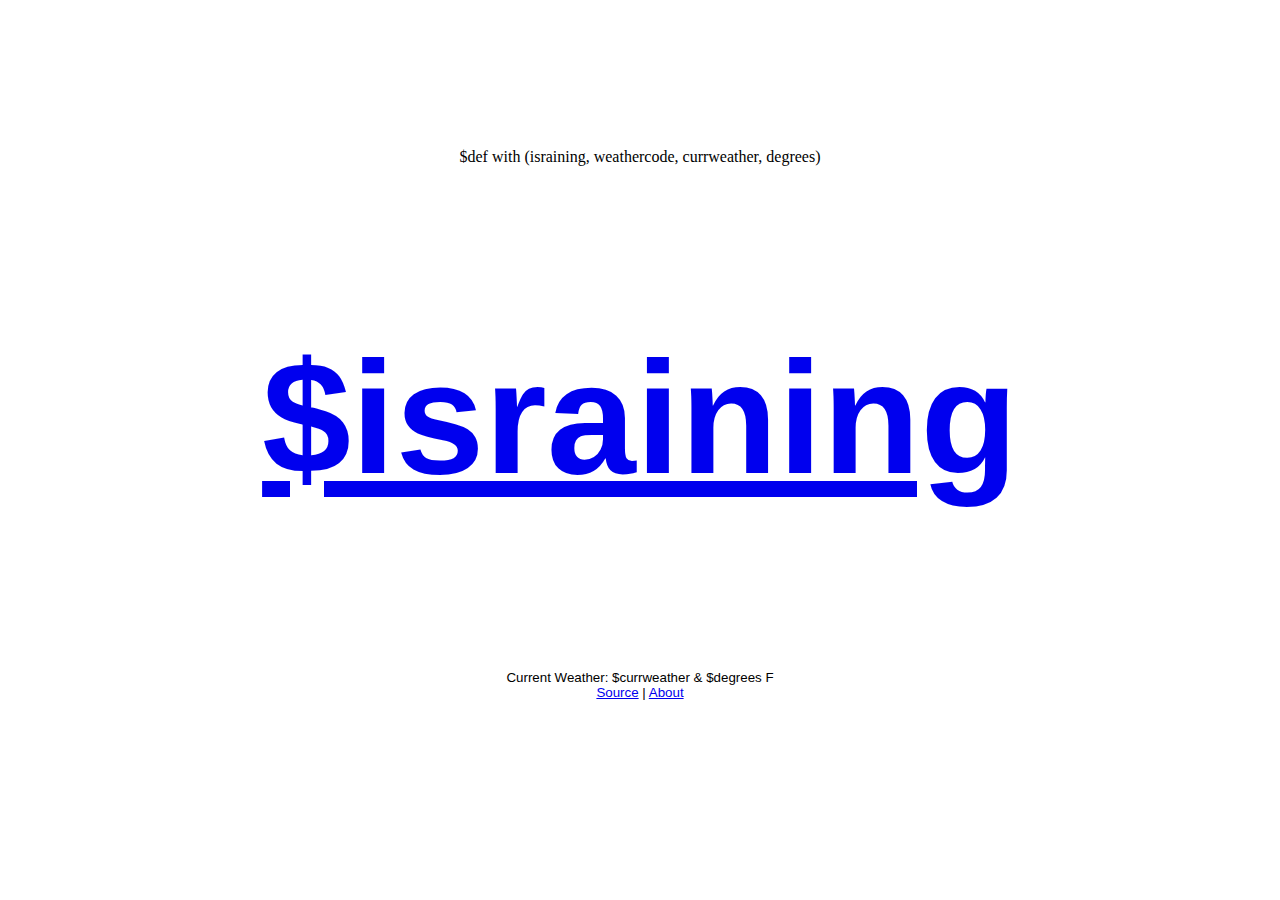
<file: templates/index.html>
$def with (israining, weathercode, currweather, degrees) 

<!DOCTYPE html> <html> 
<head>
  <title>Is It Raining in Jerusalem?</title> 
  <link rel="icon" href="/favicon.ico" type="image/x-icon">
</head> 

<body style="text-align: center; padding-top: 140px;">
<p style="font-weight: bold; font-size: 120pt; font-family: Arial,sans-serif; text-decoration: none; color: black;"><a href="http://weather.yahoo.com/israel/yerushalayim/jerusalem-1968222/">$israining</a></p> 
<p style="font-family: Arial,sans-serif;"><span style="font-size: smaller;"> Current Weather: $currweather & $degrees F </br>
<a href="https://github.com/ShevaDas/IsItRaininginJerusalem">Source</a> | <a href="http://www.shevagoldberg.com/is-it-raining-in-jerusalem/">About</a></span> </span></p> 
</body>
</html>
</file>
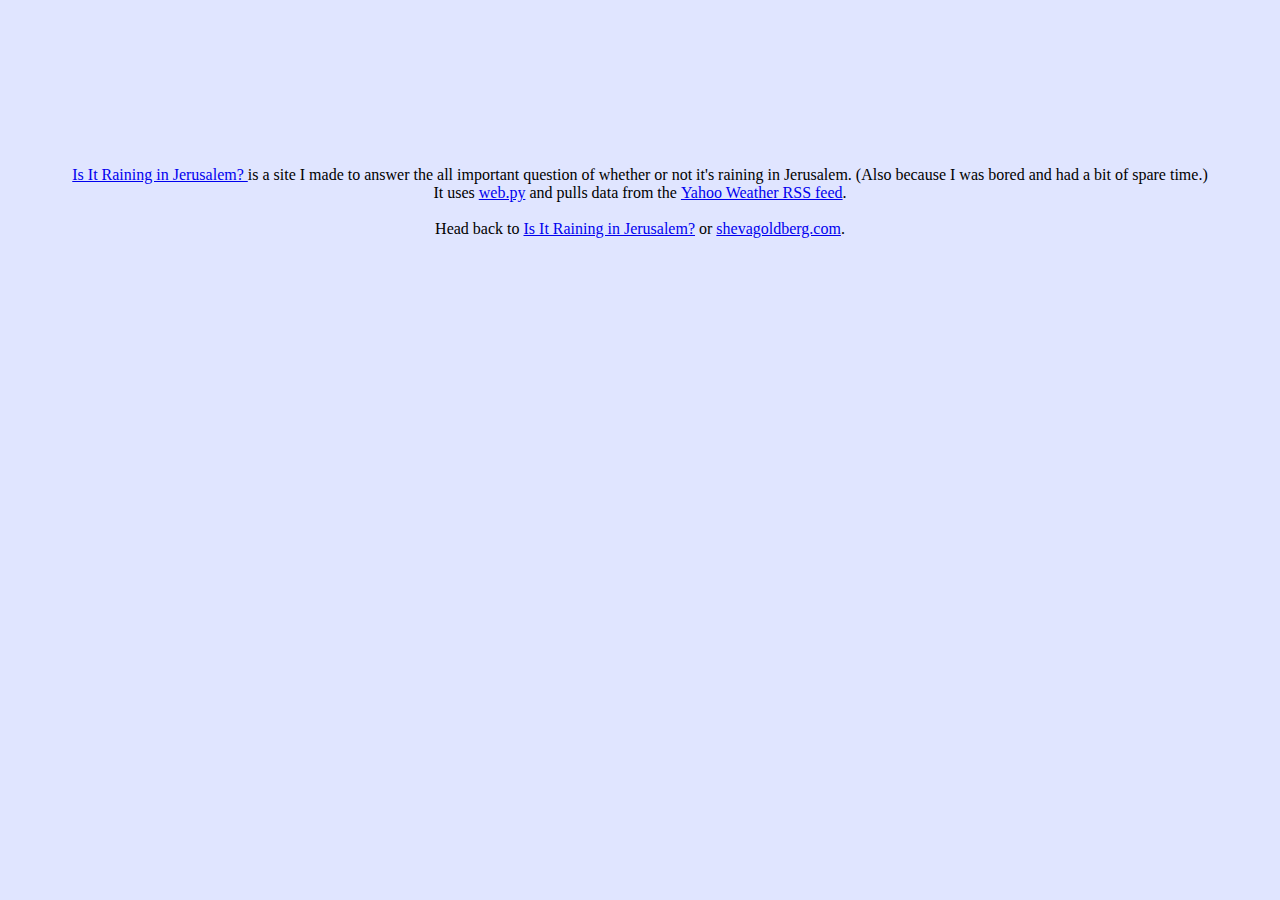
<file: about.html>
<html>
<head>
	<title>About - Is It Raining in Jerusalem?</title>
	<link rel="stylesheet" type="text/css" href="notraining.css">
</head>
<body>
<br />

<a href="http://www.isitraininginjerusalem.shevagoldberg.com/">Is It Raining in Jerusalem?&nbsp;</a>is a site I made to answer the all important question of whether or not it's raining in Jerusalem. (Also because I was bored and had a bit of spare time.)<br />It uses <a href="http://webpy.org/">web.py</a>&nbsp;and&nbsp;pulls data from&nbsp;the&nbsp;<a href="http://developer.yahoo.com/weather/">Yahoo Weather RSS feed</a>.

<br />
<br />
Head back to <a href="/">Is It Raining in Jerusalem?</a> or <a href="http://shevagoldberg.com">shevagoldberg.com</a>.
</body>
</html>
</file>
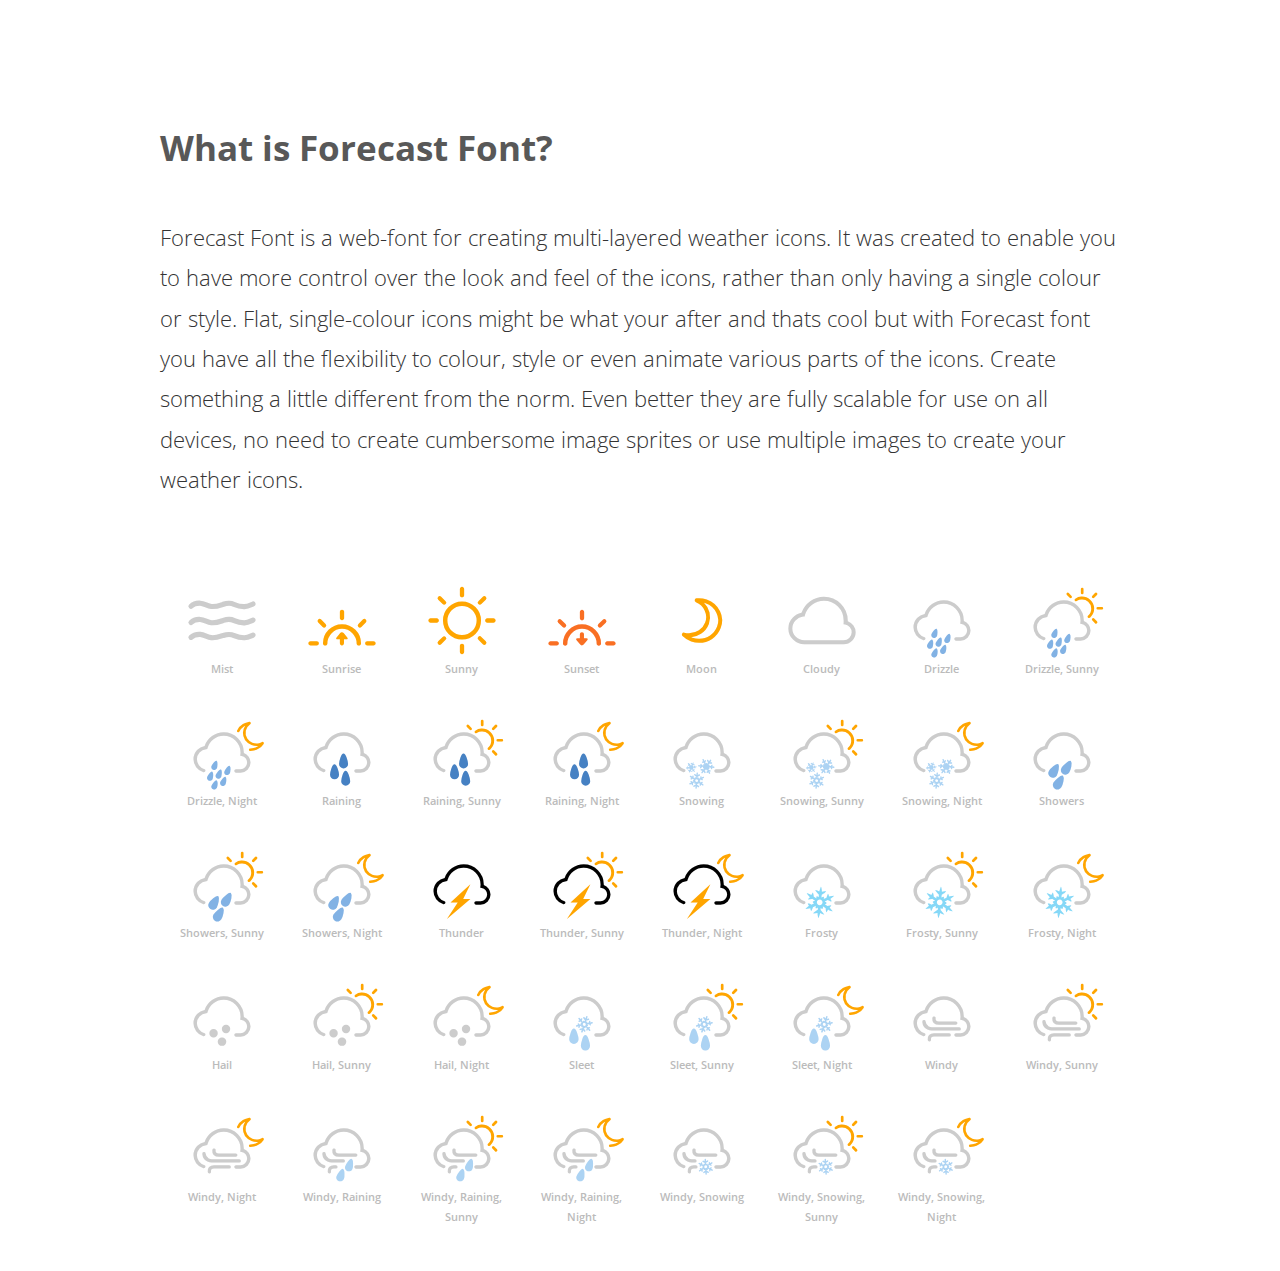
<file: ForecastFontDownload/demo.html>
<!DOCTYPE html>
<!--[if lt IE 7 ]><html class="ie ie6" lang="en"> <![endif]-->
<!--[if IE 7 ]><html class="ie ie7" lang="en"> <![endif]-->
<!--[if IE 8 ]><html class="ie ie8" lang="en"> <![endif]-->
<!--[if (gte IE 9)|!(IE)]><!-->

<html lang="en">
<!--<![endif]-->

<head>
    <!-- Basic Page Needs ================================================== -->
    <meta charset="utf-8">

    <title>Forecast Font</title>
    <meta content="Forecast, weather, font, webfont, icons, icon, iconfont" name="keywords">
    <meta content="Forecast font downloadable iconfont to create multilayered weather icons.  Created using Iconvau.lt" name="description">
    <meta content="Ali Sisk" name="author">
    <meta content="IE=9" http-equiv="X-UA-Compatible">
    <!-- Mobile Specific Metas ================================================== -->
    <meta content="width=device-width, initial-scale=1, maximum-scale=1" name="viewport">
    <!-- PT Sans -->
    <link href='http://fonts.googleapis.com/css?family=Open+Sans:400italic,400,300,600&subset=latin,latin-ext' rel='stylesheet' type='text/css'>
    <!-- Crete Round -->
    <link href='http://fonts.googleapis.com/css?family=Crete+Round&subset=latin,latin-ext' rel='stylesheet' type='text/css'>
    
    <link href='http://fonts.googleapis.com/css?family=Sanchez' rel='stylesheet' type='text/css'>

    <link href="css/base.css" rel="stylesheet">
    <link href="css/skeleton.css" rel="stylesheet">

    <!--[if lt IE 9]>
        <script src="http://html5shim.googlecode.com/svn/trunk/html5.js"></script>
    <![endif]-->

    <script src="http://ajax.googleapis.com/ajax/libs/jquery/1.7.2/jquery.js"></script>

<style>
@font-face {
  font-family: "iconvault";
  src: url("iconvault_forecastfont.eot");
  src: url("iconvault_forecastfont.eot?#iefix") format("embedded-opentype"),
       url("iconvault_forecastfont.woff") format("woff"),
       url("iconvault_forecastfont.ttf") format("truetype"),
       url("iconvault_forecastfont.svg#iconvault") format("svg");
  font-weight: normal;
  font-style: normal;
}	
	
	
	

[class^="icon-"],
[class*=" icon-"] {
  font-family: 'iconvault';
  font-weight: normal;
  font-style: normal;
  text-decoration: inherit;
  -webkit-font-smoothing: antialiased;
  font-size: 6em;

}

@media only screen and (min-width: 479px) and (max-width: 678px){
[class^="icon-"],
[class*=" icon-"] {
  font-family: 'iconvault';
  font-weight: normal;
  font-style: normal;
  text-decoration: inherit;
  -webkit-font-smoothing: antialiased;}
}

/* -----BaseCloud----- */

	.basecloud:before  {
	font-family: 'iconvault';
	font-size:6em;
	content: '\f105';
	position:absolute;
	color:rgb(204, 204, 204);
	}
	
	
	
/* -----windyraincloud----- */

	.windyraincloud:before  {
	font-family: 'iconvault';
	font-size:6em;
	content: '\f111';
	position:absolute;
	color:rgb(204, 204, 204);
	}
	
/* -----Windysnowcloud----- */

	.windysnowcloud:before  {
	font-family: 'iconvault';
	font-size:6em;
	content: '\f109';
	position:absolute;
	color:rgb(204, 204, 204);
	}

/* -----Basethundercloud----- */

	.basethundercloud:before  {
	font-family: 'iconvault';
	font-size:6em;
	content: '\f105';
	position:absolute;
	color:#000;

	}


/* -----Thunder----- */

	.icon-thunder::before  {
	content: "\f114";
	position:absolute;
	color:rgb(255, 165, 0);
	}

/* -----Sunny----- */

	.icon-sunny::after {
	content: "\f101";
	color:rgb(255, 165, 0);
	position: absolute;
	}


/* -----Drizzle----- */

	.icon-drizzle::before  {
	content: "\f10a";
	color: #82b2e4;
	position: absolute;
}

/* -----Hail----- */

	.icon-hail::before {
	content: "\f10f";
	position:absolute;
	color:rgb(204, 204, 204);}

/* -----Showers----- */

	.icon-showers::before  {
	content: "\f104";
	position:absolute;
	color:#82b2e4;
}

/* -----Rainy----- */

	.icon-rainy::before {
	content: "\f107";
	position:absolute;
	color:#4681c3;
	}

/* -----Snowy----- */

	.icon-snowy::before  {
	content: "\f10b";
	position:absolute;
	color:#acd3f3;
	}

/* -----Frosty----- */

	.icon-frosty::before {
	content: "\f102";
	position:absolute;
	color:#85d8f7;
	}

/* -----Windy----- */

	.icon-windy::before  {
	content: "\f115";
	position:absolute;
	color:rgb(204, 204, 204);
	}

/* -----WindyRain----- */

	.icon-windyrain::before {
	content: "\f10e";
	position:absolute;
	color:#acd3f3;
	}

/* -----WindySnow----- */

	.icon-windysnow::before {
	content: "\f103";
	position:absolute;
	color:#acd3f3;
	}

/* -----Sleet----- */

	.icon-sleet::before  {
	content: "\f10c";
	position:absolute;
	color:#acd3f3;
	}

/* -----Moon----- */

	.icon-moon::after {
	content: "\f10d";
	color:rgb(255, 165, 0);
	position: absolute;
	}

/* -----Night----- */

	.icon-night::after {
	content: "\f100";
	position:absolute;
	color:rgb(255, 165, 0);
	}


/* -----Sun----- */

	.icon-sun::after {
	content: "\f113";
	color:rgb(255, 165, 0);
	position: absolute;
	}

/* -----Cloud----- */

	.icon-cloud::after {
	content: "\f106";
	color:rgb(204, 204, 204);
	position: absolute;
	}


/* -----Sunrise----- */

	.icon-sunrise:before  {
	content: '\f112';
	color:rgb(255, 165, 0);
	position: absolute;
	}

/* -----Sunset----- */

	.icon-sunset:before  {
	content: '\f110';
	color:#f96f23;
	position: absolute;
	}

/* -----Mist----- */

	.icon-mist:before  {
	content: '\f108';
	color:rgb(204, 204, 204);
	position: absolute;
	}

   
</style>
</head>

<body>

    <div class="wrapper">
    
    
        <div class="container">
            <h1>What is Forecast Font?</h1>

            <p>Forecast Font is a web-font for creating multi-layered weather
            icons. It was created to enable you to have more control over the
            look and feel of the icons, rather than only having a single colour or
            style. Flat, single-colour icons might be what your after and thats
            cool but with Forecast font you have all the flexibility to colour,
            style or even animate various parts of the icons. Create something
            a little different from the norm. Even better they are fully
            scalable for use on all devices, no need to create cumbersome image
            sprites or use multiple images to create your weather icons.</p>
        </div>

        <section class='icons'>
            <div class='container'>

                <div class='two columns'>
                    <ul>
                        <li class="icon-mist"></li>
                            <p>Mist</p>
                    </ul>
                </div>

                <div class='two columns'>
                    <ul>
                        <li class="icon-sunrise"></li>
                            <p>Sunrise</p>
					</ul>
                </div>

                <div class='two columns'>
                    <ul>
                        <li class="icon-sun"></li>
                            <p>Sunny</p>
                    </ul>
                </div>

                <div class='two columns'>
                    <ul>
                        <li class="icon-sunset"></li>
                            <p>Sunset</p>
                    </ul>
                </div>

                <div class='two columns'>
                    <ul>
                        <li class="icon-moon"></li>
                            <p>Moon</p>
                    </ul>
                </div>

                <div class='two columns'>
                    <ul>
                        <li class="icon-cloud"></li>
                            <p>Cloudy</p>
                    </ul>
                </div>

                <div class='two columns'>
                    <ul>
                        <li class="basecloud"></li>
                        <li class="icon-drizzle"></li>
                            <p>Drizzle</p>
                    </ul>
                </div>

                <div class='two columns'>
                    <ul>
                        <li class="basecloud"></li>
                        <li class="icon-drizzle icon-sunny"></li>
                            <p>Drizzle, Sunny</p>
                    </ul>
                </div>

                <div class='two columns'>
                    <ul>
                        <li class="basecloud"></li>
                        <li class="icon-drizzle icon-night"></li>
                            <p>Drizzle, Night</p>
                    </ul>
                </div>

                <div class='two columns'>
                    <ul>
                        <li class="basecloud"></li>
                        <li class="icon-rainy"></li>
                            <p>Raining</p>
                    </ul>
                </div>

                <div class='two columns'>
                    <ul>
                        <li class="basecloud"></li>
                        <li class="icon-rainy icon-sunny"></li>
                            <p>Raining, Sunny</p>
                    </ul>
                </div>

                <div class='two columns'>
                    <ul>
                        <li class="basecloud"></li>
                        <li class="icon-rainy icon-night"></li>
                            <p>Raining, Night</p>
                    </ul>
                </div>

                <div class='two columns'>
                    <ul>
                        <li class="basecloud"></li>
                        <li class="icon-snowy"></li>
                            <p>Snowing</p>
                    </ul>
                </div>

                <div class='two columns'>
                    <ul>
                        <li class="basecloud"></li>
                        <li class="icon-snowy icon-sunny"></li>
                            <p>Snowing, Sunny</p>
                    </ul>
                </div>

                <div class='two columns'>
                    <ul>
                        <li class="basecloud"></li>
                        <li class="icon-snowy icon-night"></li>
                            <p>Snowing, Night</p>
                    </ul>
                </div>

                <div class='two columns'>
                    <ul>
                        <li class="basecloud"></li>
                        <li class="icon-showers"></li>
                            <p>Showers</p>
                    </ul>
                </div>

                <div class='two columns'>
                    <ul>
                        <li class="basecloud"></li>
                        <li class="icon-showers icon-sunny"></li>
                            <p>Showers, Sunny</p>
                    </ul>
                </div>

                <div class='two columns'>
                    <ul>
                        <li class="basecloud"></li>
                        <li class="icon-showers icon-night"></li>
                            <p>Showers, Night</p>
                    </ul>
                </div>

                <div class='two columns'>
                    <ul>
                        <li class="basethundercloud"></li>
                        <li class="icon-thunder"></li>
                            <p>Thunder</p>
                    </ul>
                </div>

                <div class='two columns'>
                    <ul>
                        <li class="basethundercloud"></li>
                        <li class="icon-thunder icon-sunny"></li>
                            <p>Thunder, Sunny</p>
                    </ul>
                </div>

                <div class='two columns'>
                    <ul>
                        <li class="basethundercloud"></li>
                        <li class="icon-thunder icon-night"></li>
                            <p>Thunder, Night</p>
                    </ul>
                </div>

                <div class='two columns'>
                    <ul>
                        <li class="basecloud"></li>
                        <li class="icon-frosty"></li>
                            <p>Frosty</p>
                    </ul>
                </div>

                <div class='two columns'>
                    <ul>
                        <li class="basecloud"></li>
                        <li class="icon-frosty icon-sunny"></li>
                            <p>Frosty, Sunny</p>
                    </ul>
                </div>

                <div class='two columns'>
                    <ul>
                        <li class="basecloud"></li>
                        <li class="icon-frosty icon-night"></li>
                            <p>Frosty, Night</p>
                    </ul>
                </div>

                <div class='two columns'>
                    <ul>
                        <li class="basecloud"></li>
                        <li class="icon-hail"></li>
                            <p>Hail</p>
                    </ul>
                </div>

                <div class='two columns'>
                    <ul>
                        <li class="basecloud"></li>
                        <li class="icon-hail icon-sunny"></li>
                            <p>Hail, Sunny</p>
                    </ul>
                </div>

                <div class='two columns'>
                    <ul>
                        <li class="basecloud"></li>
                        <li class="icon-hail icon-night"></li>
                            <p>Hail, Night</p>
                    </ul>
                </div>

                <div class='two columns'>
                    <ul>
                        <li class="basecloud"></li>
                        <li class="icon-sleet"></li>
                            <p>Sleet</p>
                    </ul>
                </div>

                <div class='two columns'>
                    <ul>
                        <li class="basecloud"></li>
                        <li class="icon-sleet icon-sunny"></li>
                            <p>Sleet, Sunny</p>
                    </ul>
                </div>

                <div class='two columns'>
                    <ul>
                        <li class="basecloud"></li>
                        <li class="icon-sleet icon-night"></li>
                            <p>Sleet, Night</p>
                    </ul>
                </div>

                <div class='two columns'>
                    <ul>
                        <li class="basecloud"></li>
                        <li class="icon-windy"></li>
                            <p>Windy</p>
                    </ul>
                </div>

                <div class='two columns'>
                    <ul>
                        <li class="basecloud"></li>
                        <li class="icon-windy icon-sunny"></li>
                            <p>Windy, Sunny</p>
                    </ul>
                </div>

                <div class='two columns'>
                    <ul>
                        <li class="basecloud"></li>
                        <li class="icon-windy icon-night"></li>
                            <p>Windy, Night</p>
                    </ul>
                </div>

                <div class='two columns'>
                    <ul>
                        <li class="windyraincloud"></li>
                        <li class="icon-windyrain"></li>
                            <p>Windy, Raining</p>
                    </ul>
                </div>

                <div class='two columns'>
                    <ul>
                        <li class="windyraincloud"></li>
                        <li class="icon-windyrain icon-sunny"></li>
                            <p>Windy, Raining, Sunny</p>
                    </ul>
                </div>

                <div class='two columns'>
                    <ul>
                        <li class="windyraincloud"></li>
                        <li class="icon-windyrain icon-night"></li>
                         	<p>Windy, Raining, Night</p>
                    </ul>
                </div>

                <div class='two columns'>
                    <ul>
                        <li class="windysnowcloud"></li>
                        <li class="icon-windysnow"></li>                       
                            <p>Windy, Snowing</p>
                    </ul>
                </div>

                <div class='two columns'>
                    <ul>
                        <li class="windysnowcloud"></li>

                        <li class="icon-windysnow icon-sunny"></li>

                        
                            <p>Windy, Snowing, Sunny</p>
                        </li>
                    </ul>
                </div>

                <div class='two columns'>
                    <ul>
                        <li class="windysnowcloud"></li>
                        <li class="icon-windysnow icon-night"></li>
                            <p>Windy, Snowing, Night</p>
                    </ul>
                </div>
            </div>
        </section>

        <div class='clear'></div>

    </div><!-- wrapper -->

    <div class='clear'>
       
    </div>	
	




</body>
</html>
</file>
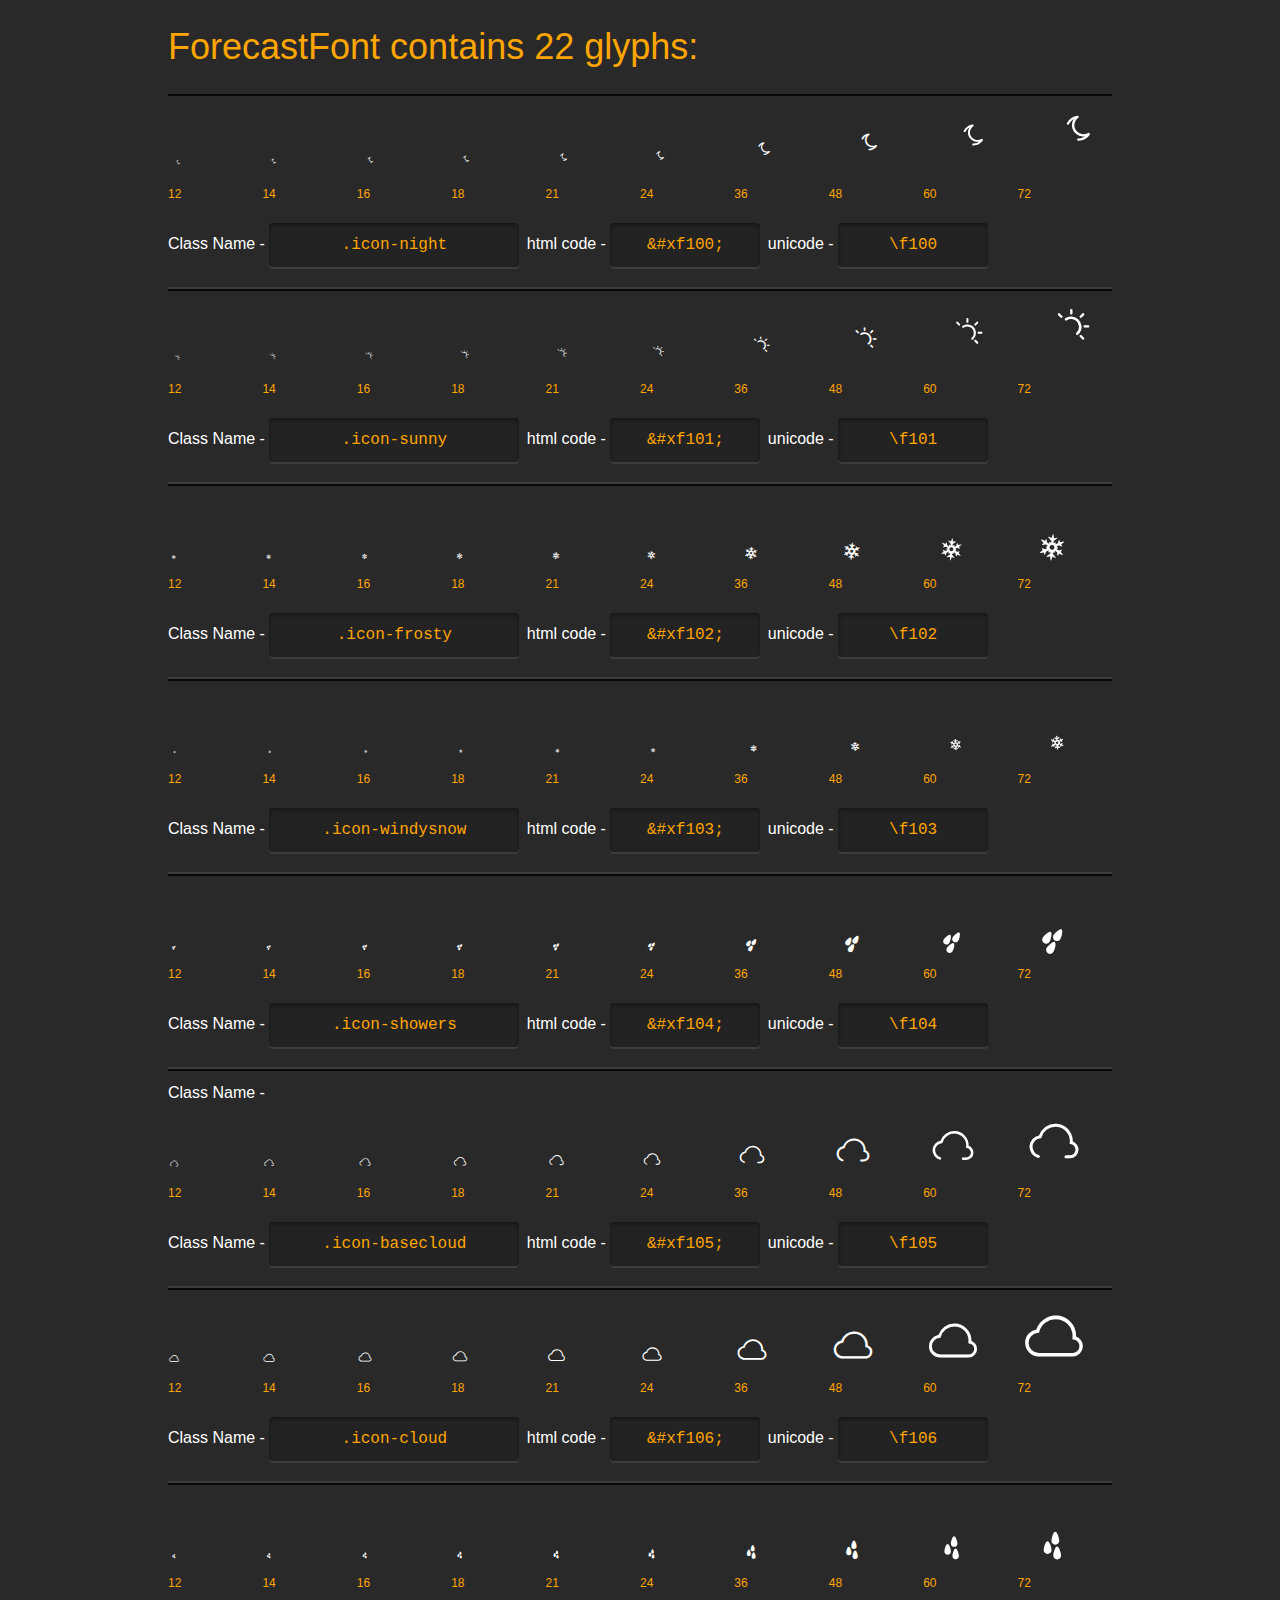
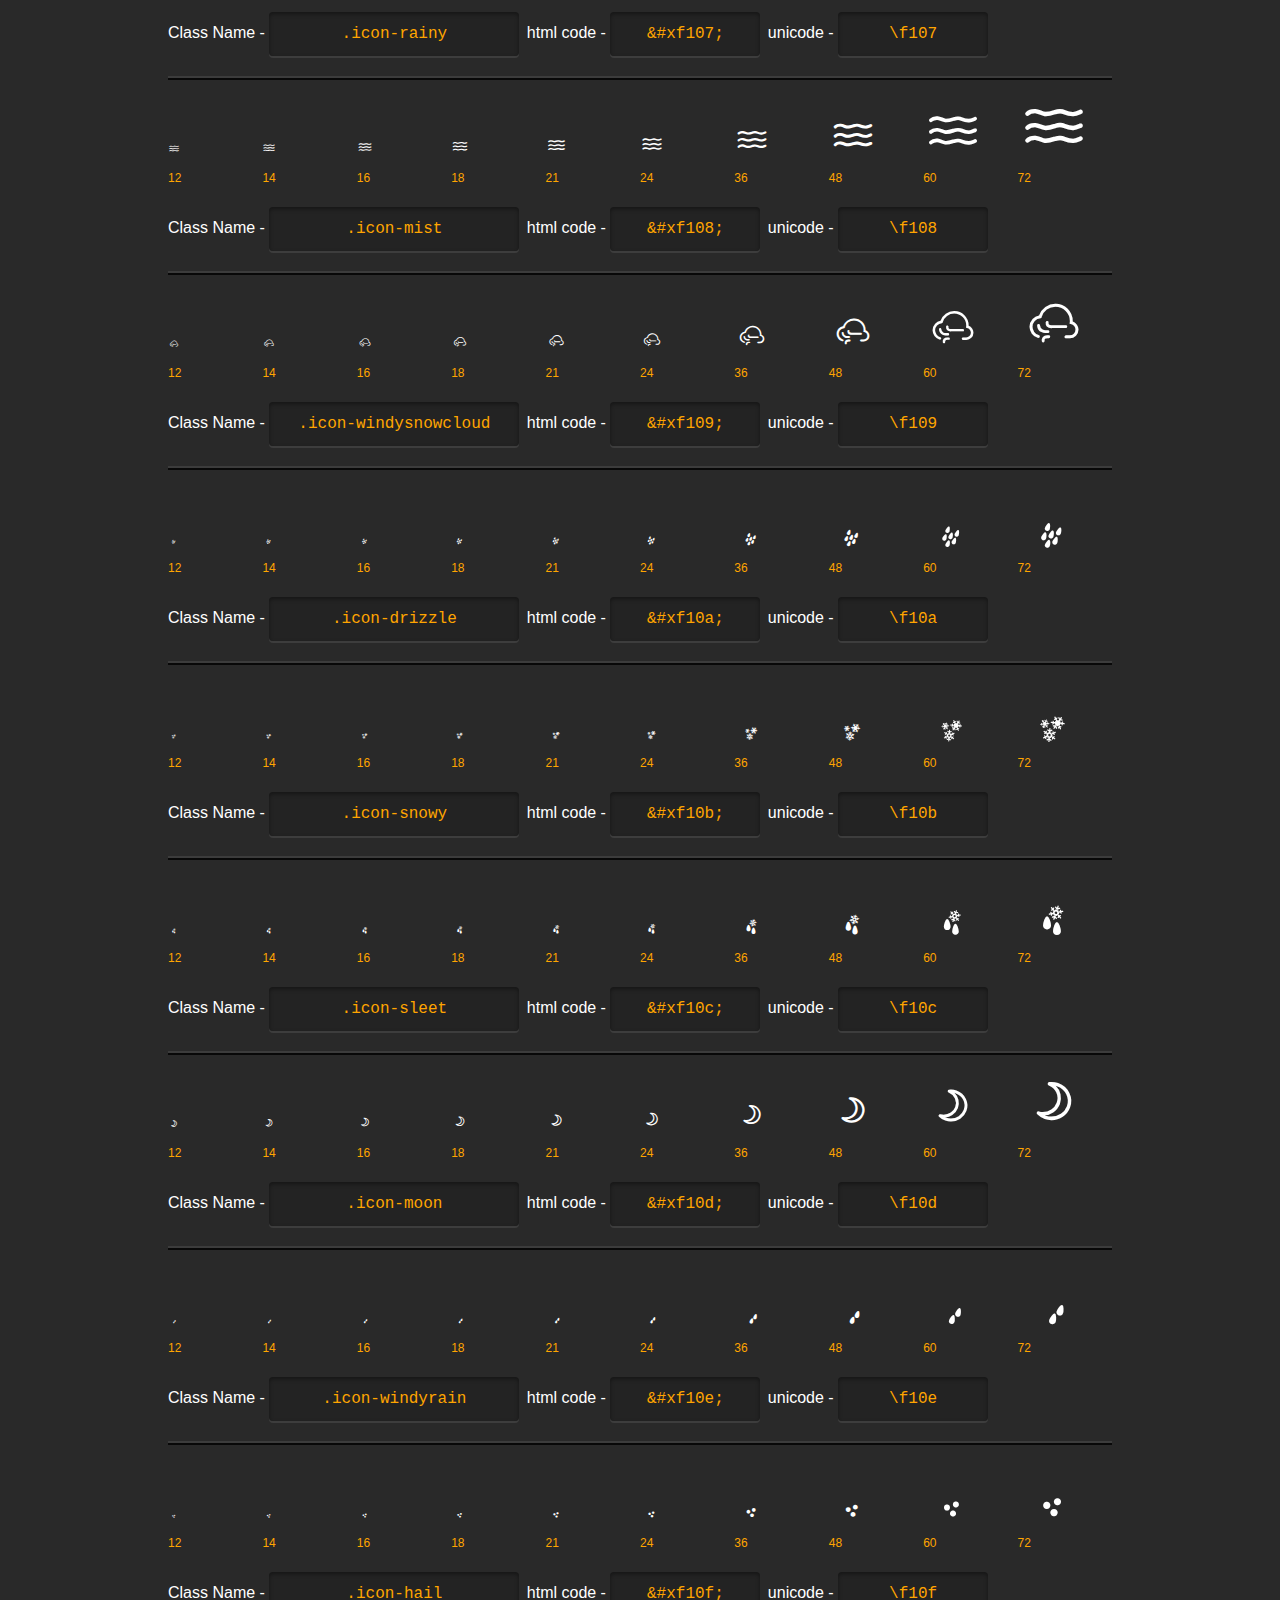
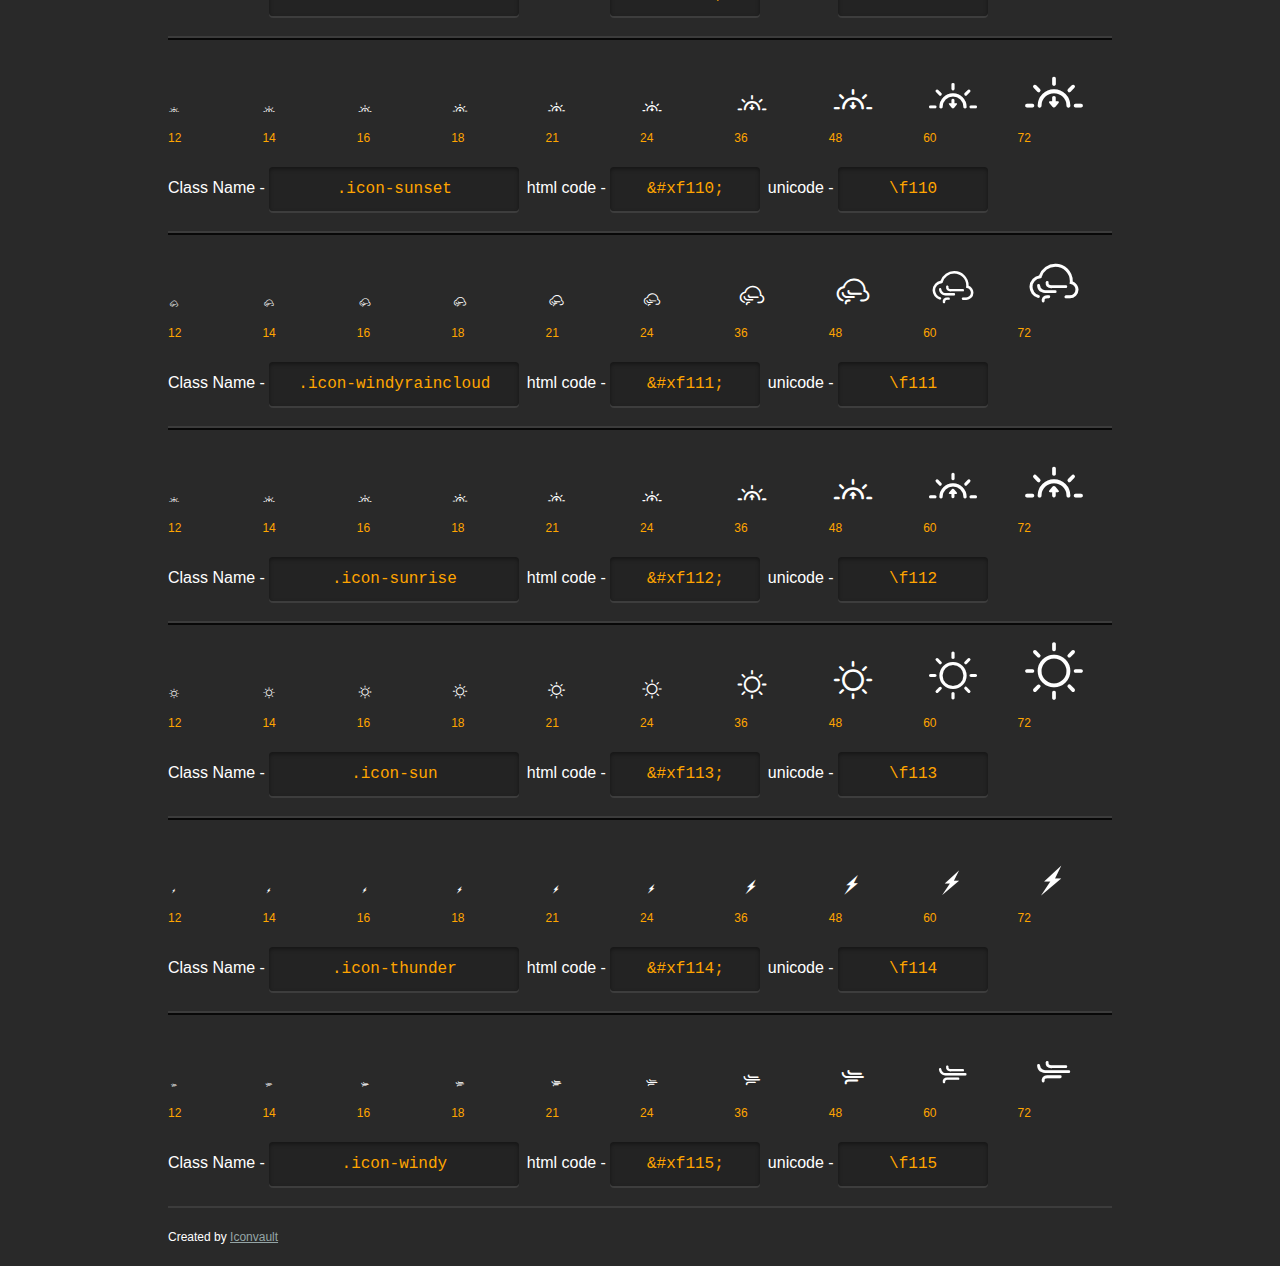
<file: ForecastFontDownload/iconvault-preview.html>
<!DOCTYPE html>
<html>
  <head>
    <title>iconvault glyphs preview</title>
    <link rel="stylesheet" href="iconvault-preview.css" />
    <!--[if lte IE 7]><link rel="stylesheet" href="iconvault-preview-ie7.css" /><![endif]-->

<style>
      * {
        -moz-box-sizing: border-box;
        -webkit-box-sizing: border-box;
        box-sizing: border-box;
        margin: 0;
        padding: 0;
      }

      body {
        background: #292929;
        color: #fff;
        font: 16px/1.5 "Helvetica Neue", Helvetica, Arial, sans-serif;
      }

      a,
      a:visited {
        color: rgb(149, 165, 166);
        text-decoration: underline;
      }
      a:hover,
      a:focus { color: rgb(211, 84, 0); }

      h1 {

        color: rgb(255, 165, 0);
        font-size: 36px;
        font-weight: 300;
        padding: 20px 0;
      }

      .container {
        margin: 0 auto;
        min-width: 880px;
        padding: 0 40px;
        width: 80%;
      }

      .glyph {
        border-top: 2px solid rgba(0, 0, 0, 0.8);
        border-bottom: 2px solid rgba(204, 204, 204, 0.12);
        padding: 10px 0 20px;

      }

      .preview-glyphs { vertical-align: bottom; }

      .preview-scale {
        color: rgb(255, 165, 0);
        font-size: 12px;
        margin-top: 5px;
      }

      .step {
        display: inline-block;
        line-height: 1;
        width: 10%;
      }


      .size-12 { font-size: 12px; }

      .size-14 { font-size: 14px; }

      .size-16 { font-size: 16px; }

      .size-18 { font-size: 18px; }

      .size-21 { font-size: 21px; }

      .size-24 { font-size: 24px; }

      .size-36 { font-size: 36px; }

      .size-48 { font-size: 48px; }

      .size-60 { font-size: 60px; }

      .size-72 { font-size: 72px; }


      .usage { margin-top: 20px; }

      .usage input {
        font-family: monospace;
        font-size:1em;
        margin-right: 3px;
        padding: 2px 5px;
        text-align: center;
        border: 0;
        outline: 0;
        height:44px;

        color: rgb(255, 165, 0);
		border-top-left-radius: 4px;
		border-bottom-left-radius: 4px;
		border-top-right-radius: 4px;
		border-bottom-right-radius: 4px;
		background: rgba(27,27,27,0.4);
		border-color: #0C0C0C #252525 #2e2e2e;
		-webkit-box-shadow: 0 2px 0 rgba(204, 204, 204, 0.12), inset 0 2px 4px rgba(0,0,0,0.4);
		-moz-box-shadow: 0 2px 0 rgba(204, 204, 204, 0.12), inset 0 2px 4px rgba(0,0,0,0.4);
		box-shadow: 0 2px 0 rgba(204, 204, 204, 0.12), inset 0 2px 4px rgba(0,0,0,0.4);	}

      .usage .point { width: 150px; }

      .usage .class { width: 250px; }

      .footer {
        color: #rgb(255, 165, 0);
        font-size: 12px;
        padding: 20px 0;
      }
    </style>

    <!--[if lte IE 8]><script src="http://html5shiv.googlecode.com/svn/trunk/html5.js"></script><![endif]-->
  </head>

  <body>
    <div class="container">
      <h1>ForecastFont contains 22 glyphs:</h1>

      
      <div class="glyph">
        <div class="preview-glyphs">
          <i class="step icon-night size-12"></i><i class="step icon-night size-14"></i><i class="step icon-night size-16"></i><i class="step icon-night size-18"></i><i class="step icon-night size-21"></i><i class="step icon-night size-24"></i><i class="step icon-night size-36"></i><i class="step icon-night size-48"></i><i class="step icon-night size-60"></i><i class="step icon-night size-72"></i>
        </div>
        <div class="preview-scale">
          <span class="step">12</span><span class="step">14</span><span class="step">16</span><span class="step">18</span><span class="step">21</span><span class="step">24</span><span class="step">36</span><span class="step">48</span><span class="step">60</span><span class="step">72</span>
        </div>
        <div class="usage">
        Class Name - 
          <input class="class" type="text" readonly="readonly" onClick="this.select();" value=".icon-night" />
        html code -
          <input class="point" type="text" readonly="readonly" onClick="this.select();" value="&amp;#xf100;" />
        unicode - 
          <input class="point" type="text" readonly="readonly" onClick="this.select();" value="\f100" />
        </div>
      </div>
      
      <div class="glyph">
        <div class="preview-glyphs">
          <i class="step icon-sunny size-12"></i><i class="step icon-sunny size-14"></i><i class="step icon-sunny size-16"></i><i class="step icon-sunny size-18"></i><i class="step icon-sunny size-21"></i><i class="step icon-sunny size-24"></i><i class="step icon-sunny size-36"></i><i class="step icon-sunny size-48"></i><i class="step icon-sunny size-60"></i><i class="step icon-sunny size-72"></i>
        </div>
        <div class="preview-scale">
          <span class="step">12</span><span class="step">14</span><span class="step">16</span><span class="step">18</span><span class="step">21</span><span class="step">24</span><span class="step">36</span><span class="step">48</span><span class="step">60</span><span class="step">72</span>
        </div>
        <div class="usage">
        Class Name -
          <input class="class" type="text" readonly="readonly" onClick="this.select();" value=".icon-sunny" />
          html code - 
          <input class="point" type="text" readonly="readonly" onClick="this.select();" value="&amp;#xf101;" />
          unicode - 
          <input class="point" type="text" readonly="readonly" onClick="this.select();" value="\f101" />
        </div>
      </div>
      
      <div class="glyph">
        <div class="preview-glyphs">
          <i class="step icon-frosty size-12"></i><i class="step icon-frosty size-14"></i><i class="step icon-frosty size-16"></i><i class="step icon-frosty size-18"></i><i class="step icon-frosty size-21"></i><i class="step icon-frosty size-24"></i><i class="step icon-frosty size-36"></i><i class="step icon-frosty size-48"></i><i class="step icon-frosty size-60"></i><i class="step icon-frosty size-72"></i>
        </div>
        <div class="preview-scale">
          <span class="step">12</span><span class="step">14</span><span class="step">16</span><span class="step">18</span><span class="step">21</span><span class="step">24</span><span class="step">36</span><span class="step">48</span><span class="step">60</span><span class="step">72</span>
        </div>
        <div class="usage">
        Class Name -
          <input class="class" type="text" readonly="readonly" onClick="this.select();" value=".icon-frosty" />
          html code - 
          <input class="point" type="text" readonly="readonly" onClick="this.select();" value="&amp;#xf102;" />
          unicode - 
          <input class="point" type="text" readonly="readonly" onClick="this.select();" value="\f102" />
        </div>
      </div>
      
      <div class="glyph">
        <div class="preview-glyphs">
          <i class="step icon-windysnow size-12"></i><i class="step icon-windysnow size-14"></i><i class="step icon-windysnow size-16"></i><i class="step icon-windysnow size-18"></i><i class="step icon-windysnow size-21"></i><i class="step icon-windysnow size-24"></i><i class="step icon-windysnow size-36"></i><i class="step icon-windysnow size-48"></i><i class="step icon-windysnow size-60"></i><i class="step icon-windysnow size-72"></i>
        </div>
        <div class="preview-scale">
          <span class="step">12</span><span class="step">14</span><span class="step">16</span><span class="step">18</span><span class="step">21</span><span class="step">24</span><span class="step">36</span><span class="step">48</span><span class="step">60</span><span class="step">72</span>
        </div>
        <div class="usage">
        Class Name -
          <input class="class" type="text" readonly="readonly" onClick="this.select();" value=".icon-windysnow" />
          html code - 
          <input class="point" type="text" readonly="readonly" onClick="this.select();" value="&amp;#xf103;" />
          unicode - 
          <input class="point" type="text" readonly="readonly" onClick="this.select();" value="\f103" />
        </div>
      </div>
      
      <div class="glyph">
        <div class="preview-glyphs">
          <i class="step icon-showers size-12"></i><i class="step icon-showers size-14"></i><i class="step icon-showers size-16"></i><i class="step icon-showers size-18"></i><i class="step icon-showers size-21"></i><i class="step icon-showers size-24"></i><i class="step icon-showers size-36"></i><i class="step icon-showers size-48"></i><i class="step icon-showers size-60"></i><i class="step icon-showers size-72"></i>
        </div>
        <div class="preview-scale">
          <span class="step">12</span><span class="step">14</span><span class="step">16</span><span class="step">18</span><span class="step">21</span><span class="step">24</span><span class="step">36</span><span class="step">48</span><span class="step">60</span><span class="step">72</span>
        </div>
        <div class="usage">
        Class Name -
          <input class="class" type="text" readonly="readonly" onClick="this.select();" value=".icon-showers" />
          html code - 
          <input class="point" type="text" readonly="readonly" onClick="this.select();" value="&amp;#xf104;" />
          unicode - 
          <input class="point" type="text" readonly="readonly" onClick="this.select();" value="\f104" />
        </div>
      </div>
      
      <div class="glyph">
      Class Name -
        <div class="preview-glyphs">
          <i class="step icon-basecloud size-12"></i><i class="step icon-basecloud size-14"></i><i class="step icon-basecloud size-16"></i><i class="step icon-basecloud size-18"></i><i class="step icon-basecloud size-21"></i><i class="step icon-basecloud size-24"></i><i class="step icon-basecloud size-36"></i><i class="step icon-basecloud size-48"></i><i class="step icon-basecloud size-60"></i><i class="step icon-basecloud size-72"></i>
        </div>
        <div class="preview-scale">
          <span class="step">12</span><span class="step">14</span><span class="step">16</span><span class="step">18</span><span class="step">21</span><span class="step">24</span><span class="step">36</span><span class="step">48</span><span class="step">60</span><span class="step">72</span>
        </div>
        <div class="usage">
        Class Name -
          <input class="class" type="text" readonly="readonly" onClick="this.select();" value=".icon-basecloud" />
          html code - 
          <input class="point" type="text" readonly="readonly" onClick="this.select();" value="&amp;#xf105;" />
          unicode - 
          <input class="point" type="text" readonly="readonly" onClick="this.select();" value="\f105" />
        </div>
      </div>
      
      <div class="glyph">
        <div class="preview-glyphs">
          <i class="step icon-cloud size-12"></i><i class="step icon-cloud size-14"></i><i class="step icon-cloud size-16"></i><i class="step icon-cloud size-18"></i><i class="step icon-cloud size-21"></i><i class="step icon-cloud size-24"></i><i class="step icon-cloud size-36"></i><i class="step icon-cloud size-48"></i><i class="step icon-cloud size-60"></i><i class="step icon-cloud size-72"></i>
        </div>
        <div class="preview-scale">
          <span class="step">12</span><span class="step">14</span><span class="step">16</span><span class="step">18</span><span class="step">21</span><span class="step">24</span><span class="step">36</span><span class="step">48</span><span class="step">60</span><span class="step">72</span>
        </div>
        <div class="usage">
        Class Name -
          <input class="class" type="text" readonly="readonly" onClick="this.select();" value=".icon-cloud" />
          html code - 
          <input class="point" type="text" readonly="readonly" onClick="this.select();" value="&amp;#xf106;" />
          unicode - 
          <input class="point" type="text" readonly="readonly" onClick="this.select();" value="\f106" />
        </div>
      </div>
      
      <div class="glyph">
        <div class="preview-glyphs">
          <i class="step icon-rainy size-12"></i><i class="step icon-rainy size-14"></i><i class="step icon-rainy size-16"></i><i class="step icon-rainy size-18"></i><i class="step icon-rainy size-21"></i><i class="step icon-rainy size-24"></i><i class="step icon-rainy size-36"></i><i class="step icon-rainy size-48"></i><i class="step icon-rainy size-60"></i><i class="step icon-rainy size-72"></i>
        </div>
        <div class="preview-scale">
          <span class="step">12</span><span class="step">14</span><span class="step">16</span><span class="step">18</span><span class="step">21</span><span class="step">24</span><span class="step">36</span><span class="step">48</span><span class="step">60</span><span class="step">72</span>
        </div>
        <div class="usage">
        Class Name -
          <input class="class" type="text" readonly="readonly" onClick="this.select();" value=".icon-rainy" />
          html code - 
          <input class="point" type="text" readonly="readonly" onClick="this.select();" value="&amp;#xf107;" />
          unicode - 
          <input class="point" type="text" readonly="readonly" onClick="this.select();" value="\f107" />
        </div>
      </div>
      
      <div class="glyph">
        <div class="preview-glyphs">
          <i class="step icon-mist size-12"></i><i class="step icon-mist size-14"></i><i class="step icon-mist size-16"></i><i class="step icon-mist size-18"></i><i class="step icon-mist size-21"></i><i class="step icon-mist size-24"></i><i class="step icon-mist size-36"></i><i class="step icon-mist size-48"></i><i class="step icon-mist size-60"></i><i class="step icon-mist size-72"></i>
        </div>
        <div class="preview-scale">
          <span class="step">12</span><span class="step">14</span><span class="step">16</span><span class="step">18</span><span class="step">21</span><span class="step">24</span><span class="step">36</span><span class="step">48</span><span class="step">60</span><span class="step">72</span>
        </div>
        <div class="usage">
        Class Name -
          <input class="class" type="text" readonly="readonly" onClick="this.select();" value=".icon-mist" />
          html code - 
          <input class="point" type="text" readonly="readonly" onClick="this.select();" value="&amp;#xf108;" />
          unicode - 
          <input class="point" type="text" readonly="readonly" onClick="this.select();" value="\f108" />
        </div>
      </div>
      
      <div class="glyph">
        <div class="preview-glyphs">
          <i class="step icon-windysnowcloud size-12"></i><i class="step icon-windysnowcloud size-14"></i><i class="step icon-windysnowcloud size-16"></i><i class="step icon-windysnowcloud size-18"></i><i class="step icon-windysnowcloud size-21"></i><i class="step icon-windysnowcloud size-24"></i><i class="step icon-windysnowcloud size-36"></i><i class="step icon-windysnowcloud size-48"></i><i class="step icon-windysnowcloud size-60"></i><i class="step icon-windysnowcloud size-72"></i>
        </div>
        <div class="preview-scale">
          <span class="step">12</span><span class="step">14</span><span class="step">16</span><span class="step">18</span><span class="step">21</span><span class="step">24</span><span class="step">36</span><span class="step">48</span><span class="step">60</span><span class="step">72</span>
        </div>
        <div class="usage">
        Class Name -
          <input class="class" type="text" readonly="readonly" onClick="this.select();" value=".icon-windysnowcloud" />
          html code - 
          <input class="point" type="text" readonly="readonly" onClick="this.select();" value="&amp;#xf109;" />
          unicode - 
          <input class="point" type="text" readonly="readonly" onClick="this.select();" value="\f109" />
        </div>
      </div>
      
      <div class="glyph">
        <div class="preview-glyphs">
          <i class="step icon-drizzle size-12"></i><i class="step icon-drizzle size-14"></i><i class="step icon-drizzle size-16"></i><i class="step icon-drizzle size-18"></i><i class="step icon-drizzle size-21"></i><i class="step icon-drizzle size-24"></i><i class="step icon-drizzle size-36"></i><i class="step icon-drizzle size-48"></i><i class="step icon-drizzle size-60"></i><i class="step icon-drizzle size-72"></i>
        </div>
        <div class="preview-scale">
          <span class="step">12</span><span class="step">14</span><span class="step">16</span><span class="step">18</span><span class="step">21</span><span class="step">24</span><span class="step">36</span><span class="step">48</span><span class="step">60</span><span class="step">72</span>
        </div>
        <div class="usage">
        Class Name -
          <input class="class" type="text" readonly="readonly" onClick="this.select();" value=".icon-drizzle" />
          html code - 
          <input class="point" type="text" readonly="readonly" onClick="this.select();" value="&amp;#xf10a;" />
          unicode - 
          <input class="point" type="text" readonly="readonly" onClick="this.select();" value="\f10a" />
        </div>
      </div>
      
      <div class="glyph">
        <div class="preview-glyphs">
          <i class="step icon-snowy size-12"></i><i class="step icon-snowy size-14"></i><i class="step icon-snowy size-16"></i><i class="step icon-snowy size-18"></i><i class="step icon-snowy size-21"></i><i class="step icon-snowy size-24"></i><i class="step icon-snowy size-36"></i><i class="step icon-snowy size-48"></i><i class="step icon-snowy size-60"></i><i class="step icon-snowy size-72"></i>
        </div>
        <div class="preview-scale">
          <span class="step">12</span><span class="step">14</span><span class="step">16</span><span class="step">18</span><span class="step">21</span><span class="step">24</span><span class="step">36</span><span class="step">48</span><span class="step">60</span><span class="step">72</span>
        </div>
        <div class="usage">
        Class Name -
          <input class="class" type="text" readonly="readonly" onClick="this.select();" value=".icon-snowy" />
          html code - 
          <input class="point" type="text" readonly="readonly" onClick="this.select();" value="&amp;#xf10b;" />
          unicode - 
          <input class="point" type="text" readonly="readonly" onClick="this.select();" value="\f10b" />
        </div>
      </div>
      
      <div class="glyph">
        <div class="preview-glyphs">
          <i class="step icon-sleet size-12"></i><i class="step icon-sleet size-14"></i><i class="step icon-sleet size-16"></i><i class="step icon-sleet size-18"></i><i class="step icon-sleet size-21"></i><i class="step icon-sleet size-24"></i><i class="step icon-sleet size-36"></i><i class="step icon-sleet size-48"></i><i class="step icon-sleet size-60"></i><i class="step icon-sleet size-72"></i>
        </div>
        <div class="preview-scale">
          <span class="step">12</span><span class="step">14</span><span class="step">16</span><span class="step">18</span><span class="step">21</span><span class="step">24</span><span class="step">36</span><span class="step">48</span><span class="step">60</span><span class="step">72</span>
        </div>
        <div class="usage">
        Class Name -
          <input class="class" type="text" readonly="readonly" onClick="this.select();" value=".icon-sleet" />
          html code - 
          <input class="point" type="text" readonly="readonly" onClick="this.select();" value="&amp;#xf10c;" />
          unicode - 
          <input class="point" type="text" readonly="readonly" onClick="this.select();" value="\f10c" />
        </div>
      </div>
      
      <div class="glyph">
        <div class="preview-glyphs">
          <i class="step icon-moon size-12"></i><i class="step icon-moon size-14"></i><i class="step icon-moon size-16"></i><i class="step icon-moon size-18"></i><i class="step icon-moon size-21"></i><i class="step icon-moon size-24"></i><i class="step icon-moon size-36"></i><i class="step icon-moon size-48"></i><i class="step icon-moon size-60"></i><i class="step icon-moon size-72"></i>
        </div>
        <div class="preview-scale">
          <span class="step">12</span><span class="step">14</span><span class="step">16</span><span class="step">18</span><span class="step">21</span><span class="step">24</span><span class="step">36</span><span class="step">48</span><span class="step">60</span><span class="step">72</span>
        </div>
        <div class="usage">
        Class Name -
          <input class="class" type="text" readonly="readonly" onClick="this.select();" value=".icon-moon" />
          html code - 
          <input class="point" type="text" readonly="readonly" onClick="this.select();" value="&amp;#xf10d;" />
          unicode - 
          <input class="point" type="text" readonly="readonly" onClick="this.select();" value="\f10d" />
        </div>
      </div>
      
      <div class="glyph">
        <div class="preview-glyphs">
          <i class="step icon-windyrain size-12"></i><i class="step icon-windyrain size-14"></i><i class="step icon-windyrain size-16"></i><i class="step icon-windyrain size-18"></i><i class="step icon-windyrain size-21"></i><i class="step icon-windyrain size-24"></i><i class="step icon-windyrain size-36"></i><i class="step icon-windyrain size-48"></i><i class="step icon-windyrain size-60"></i><i class="step icon-windyrain size-72"></i>
        </div>
        <div class="preview-scale">
          <span class="step">12</span><span class="step">14</span><span class="step">16</span><span class="step">18</span><span class="step">21</span><span class="step">24</span><span class="step">36</span><span class="step">48</span><span class="step">60</span><span class="step">72</span>
        </div>
        <div class="usage">
        Class Name -
          <input class="class" type="text" readonly="readonly" onClick="this.select();" value=".icon-windyrain" />
          html code - 
          <input class="point" type="text" readonly="readonly" onClick="this.select();" value="&amp;#xf10e;" />
          unicode - 
          <input class="point" type="text" readonly="readonly" onClick="this.select();" value="\f10e" />
        </div>
      </div>
      
      <div class="glyph">
        <div class="preview-glyphs">
          <i class="step icon-hail size-12"></i><i class="step icon-hail size-14"></i><i class="step icon-hail size-16"></i><i class="step icon-hail size-18"></i><i class="step icon-hail size-21"></i><i class="step icon-hail size-24"></i><i class="step icon-hail size-36"></i><i class="step icon-hail size-48"></i><i class="step icon-hail size-60"></i><i class="step icon-hail size-72"></i>
        </div>
        <div class="preview-scale">
          <span class="step">12</span><span class="step">14</span><span class="step">16</span><span class="step">18</span><span class="step">21</span><span class="step">24</span><span class="step">36</span><span class="step">48</span><span class="step">60</span><span class="step">72</span>
        </div>
        <div class="usage">
        Class Name -
          <input class="class" type="text" readonly="readonly" onClick="this.select();" value=".icon-hail" />
          html code - 
          <input class="point" type="text" readonly="readonly" onClick="this.select();" value="&amp;#xf10f;" />
          unicode - 
          <input class="point" type="text" readonly="readonly" onClick="this.select();" value="\f10f" />
        </div>
      </div>
      
      <div class="glyph">
        <div class="preview-glyphs">
          <i class="step icon-sunset size-12"></i><i class="step icon-sunset size-14"></i><i class="step icon-sunset size-16"></i><i class="step icon-sunset size-18"></i><i class="step icon-sunset size-21"></i><i class="step icon-sunset size-24"></i><i class="step icon-sunset size-36"></i><i class="step icon-sunset size-48"></i><i class="step icon-sunset size-60"></i><i class="step icon-sunset size-72"></i>
        </div>
        <div class="preview-scale">
          <span class="step">12</span><span class="step">14</span><span class="step">16</span><span class="step">18</span><span class="step">21</span><span class="step">24</span><span class="step">36</span><span class="step">48</span><span class="step">60</span><span class="step">72</span>
        </div>
        <div class="usage">
        Class Name -
          <input class="class" type="text" readonly="readonly" onClick="this.select();" value=".icon-sunset" />
          html code - 
          <input class="point" type="text" readonly="readonly" onClick="this.select();" value="&amp;#xf110;" />
          unicode - 
          <input class="point" type="text" readonly="readonly" onClick="this.select();" value="\f110" />
        </div>
      </div>
      
      <div class="glyph">
        <div class="preview-glyphs">
          <i class="step icon-windyraincloud size-12"></i><i class="step icon-windyraincloud size-14"></i><i class="step icon-windyraincloud size-16"></i><i class="step icon-windyraincloud size-18"></i><i class="step icon-windyraincloud size-21"></i><i class="step icon-windyraincloud size-24"></i><i class="step icon-windyraincloud size-36"></i><i class="step icon-windyraincloud size-48"></i><i class="step icon-windyraincloud size-60"></i><i class="step icon-windyraincloud size-72"></i>
        </div>
        <div class="preview-scale">
          <span class="step">12</span><span class="step">14</span><span class="step">16</span><span class="step">18</span><span class="step">21</span><span class="step">24</span><span class="step">36</span><span class="step">48</span><span class="step">60</span><span class="step">72</span>
        </div>
        <div class="usage">
        Class Name -
          <input class="class" type="text" readonly="readonly" onClick="this.select();" value=".icon-windyraincloud" />
          html code - 
          <input class="point" type="text" readonly="readonly" onClick="this.select();" value="&amp;#xf111;" />
          unicode - 
          <input class="point" type="text" readonly="readonly" onClick="this.select();" value="\f111" />
        </div>
      </div>
      
      <div class="glyph">
        <div class="preview-glyphs">
          <i class="step icon-sunrise size-12"></i><i class="step icon-sunrise size-14"></i><i class="step icon-sunrise size-16"></i><i class="step icon-sunrise size-18"></i><i class="step icon-sunrise size-21"></i><i class="step icon-sunrise size-24"></i><i class="step icon-sunrise size-36"></i><i class="step icon-sunrise size-48"></i><i class="step icon-sunrise size-60"></i><i class="step icon-sunrise size-72"></i>
        </div>
        <div class="preview-scale">
          <span class="step">12</span><span class="step">14</span><span class="step">16</span><span class="step">18</span><span class="step">21</span><span class="step">24</span><span class="step">36</span><span class="step">48</span><span class="step">60</span><span class="step">72</span>
        </div>
        <div class="usage">
        Class Name -
          <input class="class" type="text" readonly="readonly" onClick="this.select();" value=".icon-sunrise" />
          html code - 
          <input class="point" type="text" readonly="readonly" onClick="this.select();" value="&amp;#xf112;" />
          unicode - 
          <input class="point" type="text" readonly="readonly" onClick="this.select();" value="\f112" />
        </div>
      </div>
      
      <div class="glyph">
        <div class="preview-glyphs">
          <i class="step icon-sun size-12"></i><i class="step icon-sun size-14"></i><i class="step icon-sun size-16"></i><i class="step icon-sun size-18"></i><i class="step icon-sun size-21"></i><i class="step icon-sun size-24"></i><i class="step icon-sun size-36"></i><i class="step icon-sun size-48"></i><i class="step icon-sun size-60"></i><i class="step icon-sun size-72"></i>
        </div>
        <div class="preview-scale">
          <span class="step">12</span><span class="step">14</span><span class="step">16</span><span class="step">18</span><span class="step">21</span><span class="step">24</span><span class="step">36</span><span class="step">48</span><span class="step">60</span><span class="step">72</span>
        </div>
        <div class="usage">
        Class Name -
          <input class="class" type="text" readonly="readonly" onClick="this.select();" value=".icon-sun" />
          html code - 
          <input class="point" type="text" readonly="readonly" onClick="this.select();" value="&amp;#xf113;" />
          unicode - 
          <input class="point" type="text" readonly="readonly" onClick="this.select();" value="\f113" />
        </div>
      </div>
      
      <div class="glyph">
        <div class="preview-glyphs">
          <i class="step icon-thunder size-12"></i><i class="step icon-thunder size-14"></i><i class="step icon-thunder size-16"></i><i class="step icon-thunder size-18"></i><i class="step icon-thunder size-21"></i><i class="step icon-thunder size-24"></i><i class="step icon-thunder size-36"></i><i class="step icon-thunder size-48"></i><i class="step icon-thunder size-60"></i><i class="step icon-thunder size-72"></i>
        </div>
        <div class="preview-scale">
          <span class="step">12</span><span class="step">14</span><span class="step">16</span><span class="step">18</span><span class="step">21</span><span class="step">24</span><span class="step">36</span><span class="step">48</span><span class="step">60</span><span class="step">72</span>
        </div>
        <div class="usage">
        Class Name -
          <input class="class" type="text" readonly="readonly" onClick="this.select();" value=".icon-thunder" />
          html code - 
          <input class="point" type="text" readonly="readonly" onClick="this.select();" value="&amp;#xf114;" />
          unicode - 
          <input class="point" type="text" readonly="readonly" onClick="this.select();" value="\f114" />
        </div>
      </div>
      
      <div class="glyph">
        <div class="preview-glyphs">
          <i class="step icon-windy size-12"></i><i class="step icon-windy size-14"></i><i class="step icon-windy size-16"></i><i class="step icon-windy size-18"></i><i class="step icon-windy size-21"></i><i class="step icon-windy size-24"></i><i class="step icon-windy size-36"></i><i class="step icon-windy size-48"></i><i class="step icon-windy size-60"></i><i class="step icon-windy size-72"></i>
        </div>
        <div class="preview-scale">
          <span class="step">12</span><span class="step">14</span><span class="step">16</span><span class="step">18</span><span class="step">21</span><span class="step">24</span><span class="step">36</span><span class="step">48</span><span class="step">60</span><span class="step">72</span>
        </div>
        <div class="usage">
        Class Name -
          <input class="class" type="text" readonly="readonly" onClick="this.select();" value=".icon-windy" />
          html code - 
          <input class="point" type="text" readonly="readonly" onClick="this.select();" value="&amp;#xf115;" />
          unicode - 
          <input class="point" type="text" readonly="readonly" onClick="this.select();" value="\f115" />
        </div>
      </div>
      

      <div class="footer">
        Created by <a href="http://iconvau.lt">Iconvault</a>
      </div>
    </div>
  </body>
</html>
</file>
<file: notraining.css>
body {
    text-align: center;
    padding-top: 140px;
    background-color: #E0E5FF;
}

#israining {
    font-weight: bold;
    font-size: 120pt;
    text-decoration: none;
    color: black;
}

p {
    font-family: Arial, sans-serif;
}
</file>
<file: ForecastFontDownload/css/base.css>
html {
-webkit-font-smoothing: antialiased;
}

body {margin:0; padding: 0; font-family: "Open Sans", Arial, sans-serif;}
body {background: #fff; color: #585858;}


.sun {
  font-family: 'iconvault';
  font-weight: 500;
  font-style: normal;
  text-decoration: inherit;
  -webkit-font-smoothing: antialiased;
  	display: inline-block;
  	font-size:1.4em;
  	position: relative;
  	top:20px;
  	margin-right:-30px;
  	margin-left:-30px;
  	-webkit-animation: rotation 12s infinite linear;

	}
	
@-webkit-keyframes rotation {
    from {-webkit-transform: rotate(0deg);}
    to   {-webkit-transform: rotate(359deg);}
}	

.example {
font-size: 10em;
padding-bottom: 160px;

}

.example2 {
font-size: 2em;
padding-bottom: 160px;

}
	
	
p {
font-size: 1.4em; 
font-weight: 300; 
color: #333; 
line-height: 1.8em; 
padding-top:1em; 
padding-bottom:1.8em;
}

a, a:visited {
text-decoration: none; 
color: #585858;
}

a:link    {color:rgb(255, 165, 0); font-weight: 600;}
a:visited {color:rgb(255, 165, 0); font-weight: 600;}
a:hover   {color:rgb(204, 204, 204);}
a:active  {color:rgb(255, 165, 0); font-weight: 600;}



h1 {
font-size: 2.2em; 
line-height: 1.4em; 
padding-top:1em;
}
h2 {
font-size: 22px;
}
h3 {
font-size: 24px; 
font-family: 'Crete Round', Georgia, serif; 
font-weight: 400; 
padding: 20px 0;
}
h4 {
font-size: 18px;
}
h5 {
font-size: 16px; 
padding-bottom: 10px;
}
h6 {
font-size: 14px; 
padding-bottom: 10px; 
font-weight: bold;
}

ul {
font-size: 14px; 
margin: 7px 0;
padding-left: 10px;
}
ul li {
margin-bottom: 5px;
}

.wrapper {
background-color: #fff; 
margin-bottom: -4em; 
padding-bottom: 3em; 
padding-top: 4em; 
height: auto;
}
.container body .clear {
width: 100%; 
float: left; 
clear: both; 
margin: 20px 0;
}
.one-third {
text-align: center;
}

header {
width: 100%;  
margin: 0; 
padding: 0; 
}
 
header nav {
width: 100%; 
float: left;
margin: 0; 
padding: 20px 0 20px; 
background: none; 
position: relative; 
z-index: 1;
color: #fff;
font-weight: 400;
position: fixed;
background-color: rgba(0, 0, 0, 0.3);
height: 14px;
}


.logo a {
color: #fff; 
text-decoration: none; 
line-height: 20px;
}
.logo a:hover {
color: #FF6A00;
}

ul.mainMenu {
margin: 0; 
padding: 0; 
float: right;
}
ul.mainMenu li {
display: inline; 
float: left; 
margin: 2px 10px;
}
ul.mainMenu li a {
font-size: 13px; 
color: #444; 
text-decoration: none;
}
ul.mainMenu li a:hover {
color: #FF6A00;
	-webkit-transition: color .12s ease-in-out;
    -moz-transition: color .12s ease-in-out;
    -ms-transition: color .12s ease-in-out;
    -o-transition: color .12s ease-in-out;
    transition: color .12s ease-in-out;
}

li {list-style: none; }

.intro {
text-align: center;
padding: 10% 0;
background-repeat:repeat;
background-image: -ms-radial-gradient(center top, circle closest-corner, rgba(236, 138, 12, 0.28) 0%, rgba(43, 0, 43, 0.15) 70%);
background-image: -moz-radial-gradient(center top, circle closest-corner, rgba(236, 138, 12, 0.28) 0%, rgba(43, 0, 43, 0.15) 70%);
background-image: -o-radial-gradient(center top, circle closest-corner, rgba(236, 138, 12, 0.28) 0%, rgba(43, 0, 43, 0.15) 70%);
background-image: -webkit-gradient(radial, center top, 0, center top, 477, color-stop(0, rgba(236, 138, 12, 0.28)), color-stop(1, rgba(43, 0, 43, 0.15)));
background-image: -webkit-radial-gradient(center top, circle closest-corner, rgba(236, 138, 12, 0.28) 0%, rgba(43, 0, 43, 0.15) 70%);
background-image: radial-gradient(circle closest-corner at center top, rgba(236, 138, 12, 0.28) 0%, rgba(43, 0, 43, 0.15) 70%);
overflow: hidden;
min-height: 440px;
}
.intro h1 {
font-weight:600;	
color: #fff;
font-size:5em;
margin:	0;
padding:0;
line-height:1.5em;


}
.intro p {
font-size:2em;
font-weight:400; 
color:#fff;
margin-top:	.6em;
text-shadow: 0px 1px 1px rgba(0, 0, 0, 0.8);
}
.intro span {
color:rgb(255, 165, 0);
}

.two.columns p {
color: #bbb;
text-align: center;
top: 74px;
font-weight: 600;
position: relative;
margin-left: -7px;
font-size: .8em;
}

.end {
text-align: center;
padding-left: 10%;
padding-right: 10%;
padding-top:2%;
padding-bottom: 5%;
}
.end h1 {
font-weight:600;	
color: #fff;
font-size:5em;
margin:	0;
padding:0;
line-height:1.5em;
text-shadow: 0px 1px 1px rgba(0, 0, 0, 0.8);

}
.end p {
font-size:	1.2em;
font-weight:400; 
color:	#7e7e7e;
margin-top:	.6em;
padding-left: 20%;
padding-right: 20%;
}

.hero {
background-image:url(../cartographer.png);

width: 100%;
margin: 0 auto;
min-height: 500px;
overflow: hidden;

}
.intro a.download {
display: inline-block; 
width: 160px; 
margin: 0 auto 20px; 
margin-top: 40px; 
font-size: 1.2em;
margin-bottom: 60px; 
margin-left: .5em; 
margin-right: .5em;
color: #fff;
background-color: #166f16;
border-color: #0e0303;
padding: 1em 1.0em;
text-shadow: 0 1px 0 black;
font-family: 'Droid Sans',sans-serif;
text-decoration: none;
background-image: linear-gradient(transparent, rgba(0, 0, 0, 0.2));
border: 1px solid #000000;
box-shadow: inset 0 1px 1px rgba(255, 255, 255, 0.15),inset 0 0 5px rgba(255, 255, 255, 0.05),0 0 5px rgba(0, 0, 25, 0.5),0 5px 10px rgba(0, 0, 25, 0.3);
}


.intro a.donate {
display: inline-block; 
width: 160px; 
margin: 0 auto 20px; 
margin-top: 40px; 
font-size: 1.2em;
margin-bottom: 60px; 
margin-left: .5em; 
margin-right: .5em;
color: #fff;
background-color: #1b61af;
border-color: #0e0303;
padding: 1em 1.0em;
text-shadow: 0 1px 0 black;
font-family: 'Droid Sans',sans-serif;
text-decoration: none;
background-image: linear-gradient(transparent, rgba(0, 0, 0, 0.2));
border: 1px solid #000000;
box-shadow: inset 0 1px 1px rgba(255, 255, 255, 0.15),inset 0 0 5px rgba(255, 255, 255, 0.05),0 0 5px rgba(0, 0, 25, 0.5),0 5px 10px rgba(0, 0, 25, 0.3);
}

.end a.download {
display: inline-block; 
width: 160px; 
margin: 0 auto 20px; 
margin-top: 40px; 
font-size: 1.2em;
margin-bottom: 60px; 
margin-left: .5em; 
margin-right: .5em;
color: #fff;
background-color: #166f16;
border-color: #0e0303;
padding: 1em 1.0em;
text-shadow: 0 1px 0 black;
font-family: 'Droid Sans',sans-serif;
text-decoration: none;
background-image: linear-gradient(transparent, rgba(0, 0, 0, 0.2));
border: 1px solid #000000;
box-shadow: inset 0 1px 1px rgba(255, 255, 255, 0.15),inset 0 0 5px rgba(255, 255, 255, 0.05),0 0 5px;
}


.end a.donate {
display: inline-block; 
width: 160px; 
margin: 0 auto 20px; 
margin-top: 40px; 
font-size: 1.2em;
margin-bottom: 60px; 
margin-left: .5em; 
margin-right: .5em;
color: #fff;
background-color: #1b61af;
border-color: #0e0303;
padding: 1em 1.0em;
text-shadow: 0 1px 0 black;
font-family: 'Droid Sans',sans-serif;
text-decoration: none;
background-image: linear-gradient(transparent, rgba(0, 0, 0, 0.2));
border: 1px solid #000000;
box-shadow: inset 0 1px 1px rgba(255, 255, 255, 0.15),inset 0 0 5px rgba(255, 255, 255, 0.05),0 0 5px ;
}

.intro a.arrow {
display: block; 
width: 160px;  
color: #fff; 
margin: 0 auto; 
text-shadow: 0 -1px 0 rgba(0, 0, 0, 0.25);
text-decoration: none;
font-weight: 200;
text-align: center;
vertical-align: middle;
display: block;
}

.form h3, .form p {text-align: center;}
form {width: 500px; margin: 30px auto; text-align: center;}
input, label, textarea {width: 500px; float: left; margin: 0; padding: 0;}
label {font-size: 12px; text-transform: uppercase; font-weight: 300; margin-bottom: 7px;}
input {margin-bottom: 20px; padding: 7px 0; text-align: center;}
input, textarea {border: 1px solid #ddd; outline: none;}
input:focus, textarea:focus {border-color: #b6b6b6;}
textarea {width: 480px; padding: 7px 10px;}
input.error, textarea.error {border-color: #cc4847;}

input[type='submit'] {width: 502px; padding: 12px 0; font-size: 16px; border: none; background: #eee; color: #aaa; cursor: pointer;}
input[type='submit']:hover {background: #1EBA6B; color: #fff;}

a#top {display: none; width: 12px; height: 26px; padding: 5px; position: fixed; bottom: 50px; right: 60px; z-index: 9; color: #fff; background: #000; font-size: 22px; font-weight: 300;}

footer {width: 100%; float: left; margin: 20px 0 0; padding: 30px 0; background: #333;}
footer h5 {color: rgb(204, 204, 204);}
footer p {color: #aaa; line-height: 15px; font-size: 12px; margin-bottom: 7px;}
footer a {color: #ddd;}
footer a:hover {color: #ff6a00;}

footer .social a {float: left; margin-right: 10px;}
footer .social a img {width: 35px; opacity: 0.4;}
footer .social a:hover img {opacity: 1;}

/* -------------------
*  RESPOSIVE ELEMENTS
*  ------------------- */
@media only screen and (max-width: 767px) and (min-width: 480px) {

header h2 {display: none;}
header .slogan {padding-top: 40px;}

nav .container .logo {margin-bottom: 20px; text-align: center;}

.toptitle p {width: 400px;}
.rgb(255, 165, 0) p {width: 400px;}

form, label, input  {width: 400px;}
input[type="submit"] {width: 402px;}
textarea {width: 380px;}

.container .one-third.column, .container .eight.columns, .container .four.columns {margin-bottom: 40px;}
}



@media only screen and (max-width: 767px) {

header {height: 310px;}
header h2, header .six.columns {display: none;}
header .slogan {padding: 30px 0;}


nav .container .logo {margin-bottom: 20px; text-align: center;}

.rgb(255, 165, 0) p {width: 200px;}
.toptitle p {width: 300px;}
.toptitle h2 {width: 100%; margin: 20px 0 50px; text-align: center; text-shadow: none; font-size: 2em;}


form, label, input  {width: 300px;}
input[type="submit"] {width: 302px;}
textarea {width: 280px;}

.container .one-third.column, .container .eight.columns, .container .four.columns {margin-bottom: 40px;}
}
</file>
<file: ForecastFontDownload/css/skeleton.css>
/* Table of Contents
==================================================
    #Base 960 Grid
    #Tablet (Portrait)
    #Mobile (Portrait)
    #Mobile (Landscape)
    #Clearing */



/* #Base 960 Grid
================================================== */

    .container                                  { position: relative; width: 960px; margin: 0 auto; padding: 0; }
    .container .column,
    .container .columns                         { float: left; display: inline; margin-left: 10px; margin-right: 10px; }
    .row                                        { margin-bottom: 20px; }

    /* Nested Column Classes */
    .column.alpha, .columns.alpha               { margin-left: 0; }
    .column.omega, .columns.omega               { margin-right: 0; }

    /* Base Grid */
    .container .one.column,
    .container .one.columns                     { width: 40px;  }
    .container .two.columns                     { width: 100px; height: 100px; padding-bottom: 2em; }
    .container .three.columns                   { width: 160px; }
    .container .four.columns                    { width: 220px; }
    .container .five.columns                    { width: 280px; }
    .container .six.columns                     { width: 340px; }
    .container .seven.columns                   { width: 400px; }
    .container .eight.columns                   { width: 460px; }
    .container .nine.columns                    { width: 520px; }
    .container .ten.columns                     { width: 580px; }
    .container .eleven.columns                  { width: 640px; }
    .container .twelve.columns                  { width: 700px; }
    .container .thirteen.columns                { width: 760px; }
    .container .fourteen.columns                { width: 820px; }
    .container .fifteen.columns                 { width: 880px; }
    .container .sixteen.columns                 { width: 940px; }

    .container .one-third.column                { width: 300px; }
    .container .two-thirds.column               { width: 620px; }

    /* Offsets */
    .container .offset-by-one                   { padding-left: 60px;  }
    .container .offset-by-two                   { padding-left: 120px; }
    .container .offset-by-three                 { padding-left: 180px; }
    .container .offset-by-four                  { padding-left: 240px; }
    .container .offset-by-five                  { padding-left: 300px; }
    .container .offset-by-six                   { padding-left: 360px; }
    .container .offset-by-seven                 { padding-left: 420px; }
    .container .offset-by-eight                 { padding-left: 480px; }
    .container .offset-by-nine                  { padding-left: 540px; }
    .container .offset-by-ten                   { padding-left: 600px; }
    .container .offset-by-eleven                { padding-left: 660px; }
    .container .offset-by-twelve                { padding-left: 720px; }
    .container .offset-by-thirteen              { padding-left: 780px; }
    .container .offset-by-fourteen              { padding-left: 840px; }
    .container .offset-by-fifteen               { padding-left: 900px; }



/* #Tablet (Portrait)
================================================== */

    /* Note: Design for a width of 768px */

    @media only screen and (min-width: 768px) and (max-width: 959px) {
        .container                                  { width: 768px; }
        .container .column,
        .container .columns                         { margin-left: 10px; margin-right: 10px;  }
        .column.alpha, .columns.alpha               { margin-left: 0; margin-right: 10px; }
        .column.omega, .columns.omega               { margin-right: 0; margin-left: 10px; }
        .alpha.omega                                { margin-left: 0; margin-right: 0; }

        .container .one.column,
        .container .one.columns                     { width: 28px; }
        .container .two.columns                     { width: 76px; }
        .container .three.columns                   { width: 124px; }
        .container .four.columns                    { width: 172px; }
        .container .five.columns                    { width: 220px; }
        .container .six.columns                     { width: 268px; }
        .container .seven.columns                   { width: 316px; }
        .container .eight.columns                   { width: 364px; }
        .container .nine.columns                    { width: 412px; }
        .container .ten.columns                     { width: 460px; }
        .container .eleven.columns                  { width: 508px; }
        .container .twelve.columns                  { width: 556px; }
        .container .thirteen.columns                { width: 604px; }
        .container .fourteen.columns                { width: 652px; }
        .container .fifteen.columns                 { width: 700px; }
        .container .sixteen.columns                 { width: 748px; }

        .container .one-third.column                { width: 236px; }
        .container .two-thirds.column               { width: 492px; }

        /* Offsets */
        .container .offset-by-one                   { padding-left: 48px; }
        .container .offset-by-two                   { padding-left: 96px; }
        .container .offset-by-three                 { padding-left: 144px; }
        .container .offset-by-four                  { padding-left: 192px; }
        .container .offset-by-five                  { padding-left: 240px; }
        .container .offset-by-six                   { padding-left: 288px; }
        .container .offset-by-seven                 { padding-left: 336px; }
        .container .offset-by-eight                 { padding-left: 384px; }
        .container .offset-by-nine                  { padding-left: 432px; }
        .container .offset-by-ten                   { padding-left: 480px; }
        .container .offset-by-eleven                { padding-left: 528px; }
        .container .offset-by-twelve                { padding-left: 576px; }
        .container .offset-by-thirteen              { padding-left: 624px; }
        .container .offset-by-fourteen              { padding-left: 672px; }
        .container .offset-by-fifteen               { padding-left: 720px; }
    .intro a.download {display: none;}
    .end a.download {display: none;}
    
    }


/*  #Mobile (Portrait)
================================================== */

    /* Note: Design for a width of 320px */

    @media only screen and (max-width: 767px) {
        .container { width: 300px; }
        .container .columns,
        .container .column { margin: 0; }

        .container .one.column,
        .container .one.columns,
        
        .container .three.columns,
        .container .four.columns,
        .container .five.columns,
        .container .six.columns,
        .container .seven.columns,
        .container .eight.columns,
        .container .nine.columns,
        .container .ten.columns,
        .container .eleven.columns,
        .container .twelve.columns,
        .container .thirteen.columns,
        .container .fourteen.columns,
        .container .fifteen.columns,
        .container .sixteen.columns,
        .container .one-third.column,
        .container .two-thirds.column  { width: 300px;  }
        
        
        .container .two.columns { width: 100px; height: 100px; padding-bottom: 1em; }

        /* Offsets */
        .container .offset-by-one,
        .container .offset-by-two,
        .container .offset-by-three,
        .container .offset-by-four,
        .container .offset-by-five,
        .container .offset-by-six,
        .container .offset-by-seven,
        .container .offset-by-eight,
        .container .offset-by-nine,
        .container .offset-by-ten,
        .container .offset-by-eleven,
        .container .offset-by-twelve,
        .container .offset-by-thirteen,
        .container .offset-by-fourteen,
        .container .offset-by-fifteen { padding-left: 0; }

    
    .intro h1 {
	font-weight:			600;	
	color: #fff;
	font-size:				2em;
	margin:					0;
	padding:				0;
	line-height:			1.5em;
	

}


    .intro a.download {display: none;}
    .end a.download {display: none;}


.intro p {
	font-size:				1.2em;
	font-weight:			400;
	padding-left: 			2.2em;
	padding-right: 			2.2em;
	color:					#fff;
	margin-top:				.6em;
	text-shadow: 0px 1px 1px rgba(0, 0, 0, 0.8);
}

pre {
font-size: 8px;
}

 
    
 .sun {
  font-family: 'iconvault';
  font-weight: normal;
  font-style: normal;
  text-decoration: inherit;
  -webkit-font-smoothing: antialiased;
  	display: inline-block;
  	font-size:1.4em;
  	position: relative;
  	top:9px !important;
  	margin-right:-12px !important;
  	margin-left:-12px !important;
	}   
    }


/* #Mobile (Landscape)
================================================== */

    /* Note: Design for a width of 480px */

    @media only screen and (min-width: 480px) and (max-width: 767px) {
        .container { width: 420px; }
        .container .columns,
        .container .column { margin: 0; }

        .container .one.column,
        .container .one.columns,
        
        .container .three.columns,
        .container .four.columns,
        .container .five.columns,
        .container .six.columns,
        .container .seven.columns,
        .container .eight.columns,
        .container .nine.columns,
        .container .ten.columns,
        .container .eleven.columns,
        .container .twelve.columns,
        .container .thirteen.columns,
        .container .fourteen.columns,
        .container .fifteen.columns,
        .container .sixteen.columns,
        .container .one-third.column,
        .container .two-thirds.column { width: 420px; }
        
        .container .two.columns { width: 100px; height: 100px; padding-bottom: 1em; }
    .intro a.download {display: none;}
    .end a.download {display: none;}  
        
    }


/* #Clearing
================================================== */

    /* Self Clearing Goodness */
    .container:after { content: "\0020"; display: block; height: 0; clear: both; visibility: hidden; }

    /* Use clearfix class on parent to clear nested columns,
    or wrap each row of columns in a <div class="row"> */
    .clearfix:before,
    .clearfix:after,
    .row:before,
    .row:after {
      content: '\0020';
      display: block;
      overflow: hidden;
      visibility: hidden;
      width: 0;
      height: 0; }
    .row:after,
    .clearfix:after {
      clear: both; }
    .row,
    .clearfix {
      zoom: 1; }

    /* You can also use a <br class="clear" /> to clear columns */
    .clear {
      clear: both;
      display: block;
      overflow: hidden;
      visibility: hidden;
      width: 0;
      height: 0;
    }
</file>
<file: ForecastFontDownload/iconvault-preview.css>
/*
 * Created with iconvau.lt
 */

@font-face {
  font-family: "iconvault";
  src: url("iconvault_forecastfont.eot");
  src: url("iconvault_forecastfont.eot?#iefix") format("embedded-opentype"),
       url("iconvault_forecastfont.woff") format("woff"),
       url("iconvault_forecastfont.ttf") format("truetype"),
       url("iconvault_forecastfont.svg#iconvault") format("svg");
  font-weight: normal;
  font-style: normal;
}

.icon-night:before,
.icon-sunny:before,
.icon-frosty:before,
.icon-windysnow:before,
.icon-showers:before,
.icon-basecloud:before,
.icon-cloud:before,
.icon-rainy:before,
.icon-mist:before,
.icon-windysnowcloud:before,
.icon-drizzle:before,
.icon-snowy:before,
.icon-sleet:before,
.icon-moon:before,
.icon-windyrain:before,
.icon-hail:before,
.icon-sunset:before,
.icon-windyraincloud:before,
.icon-sunrise:before,
.icon-sun:before,
.icon-thunder:before,
.icon-windy:before {
  font-family: "iconvault";
  font-style: normal;
  font-weight: normal;
  font-variant: normal;
  text-transform: none;
  line-height: 1;
  -webkit-font-smoothing: antialiased;
  display: inline-block;
  text-decoration: inherit;
}

.icon-night:before { content: "\f100"; }
.icon-sunny:before { content: "\f101"; }
.icon-frosty:before { content: "\f102"; }
.icon-windysnow:before { content: "\f103"; }
.icon-showers:before { content: "\f104"; }
.icon-basecloud:before { content: "\f105"; }
.icon-cloud:before { content: "\f106"; }
.icon-rainy:before { content: "\f107"; }
.icon-mist:before { content: "\f108"; }
.icon-windysnowcloud:before { content: "\f109"; }
.icon-drizzle:before { content: "\f10a"; }
.icon-snowy:before { content: "\f10b"; }
.icon-sleet:before { content: "\f10c"; }
.icon-moon:before { content: "\f10d"; }
.icon-windyrain:before { content: "\f10e"; }
.icon-hail:before { content: "\f10f"; }
.icon-sunset:before { content: "\f110"; }
.icon-windyraincloud:before { content: "\f111"; }
.icon-sunrise:before { content: "\f112"; }
.icon-sun:before { content: "\f113"; }
.icon-thunder:before { content: "\f114"; }
.icon-windy:before { content: "\f115"; }
</file>
